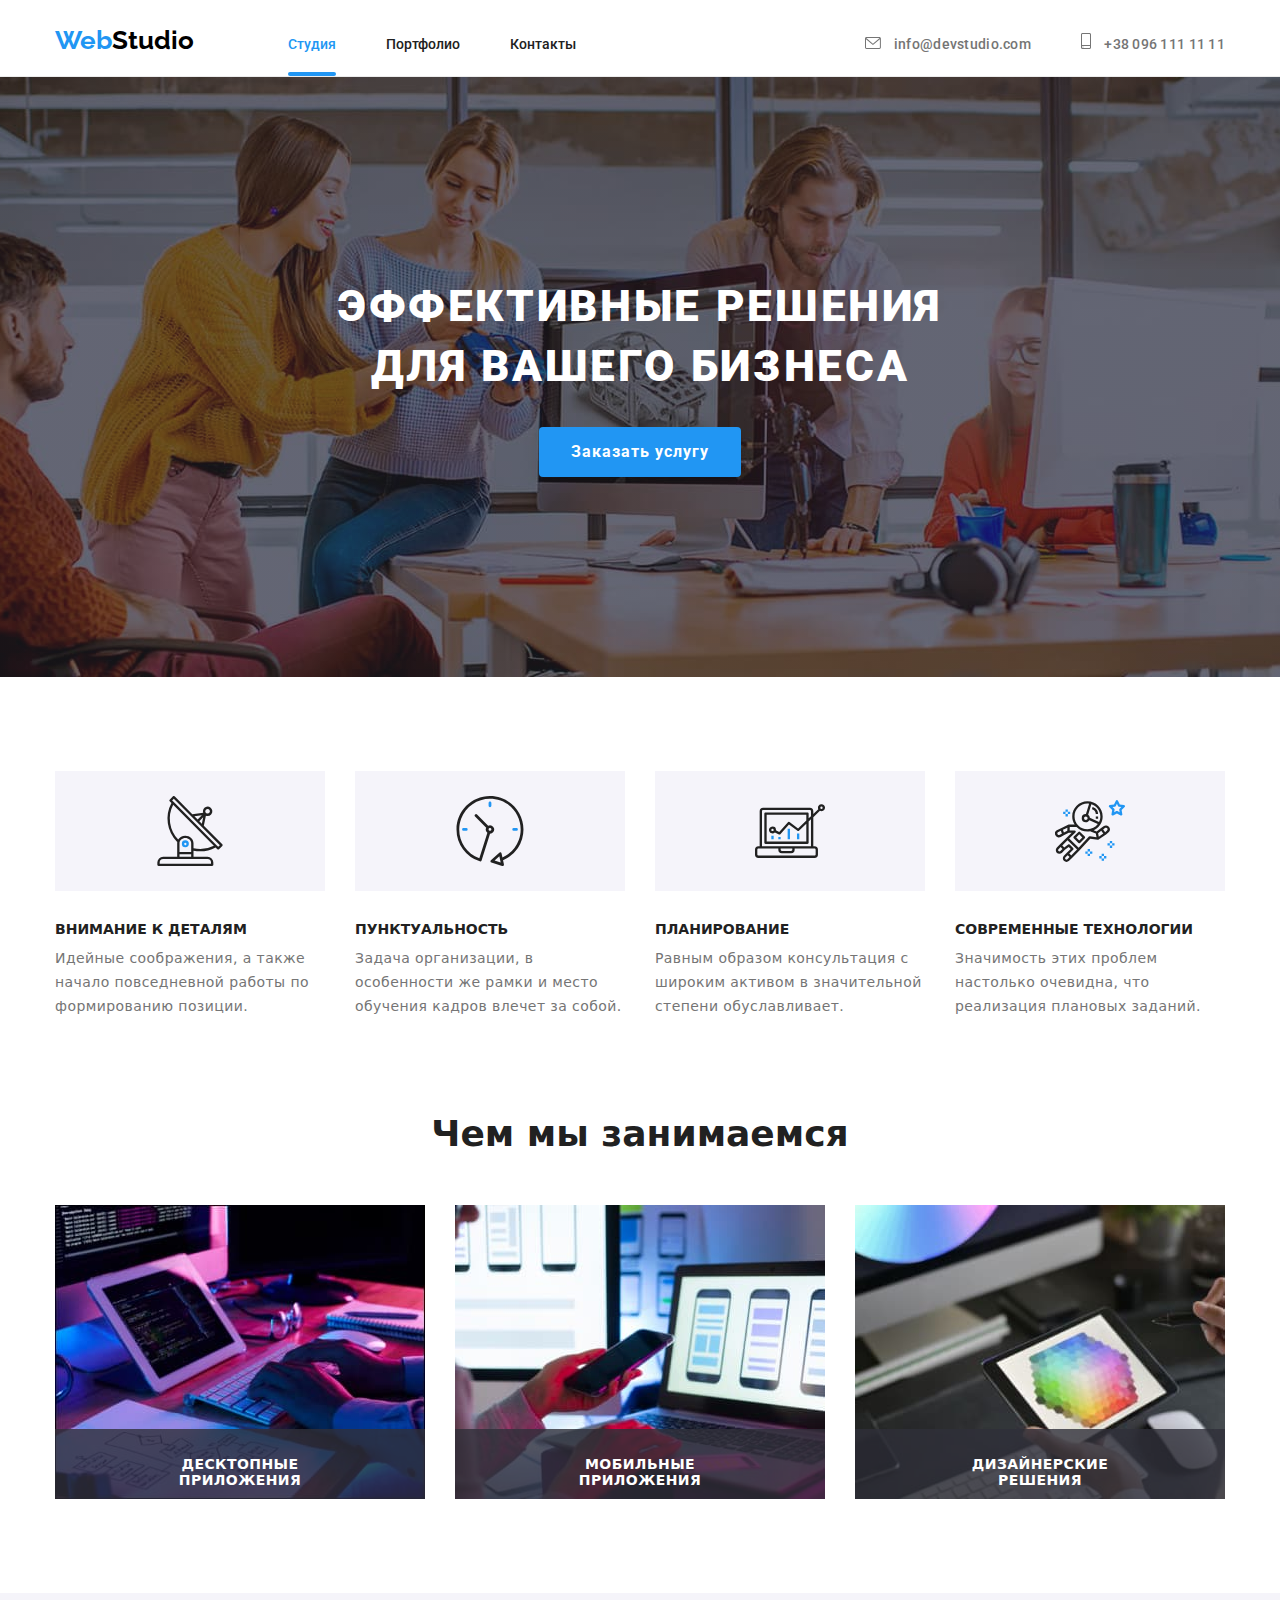
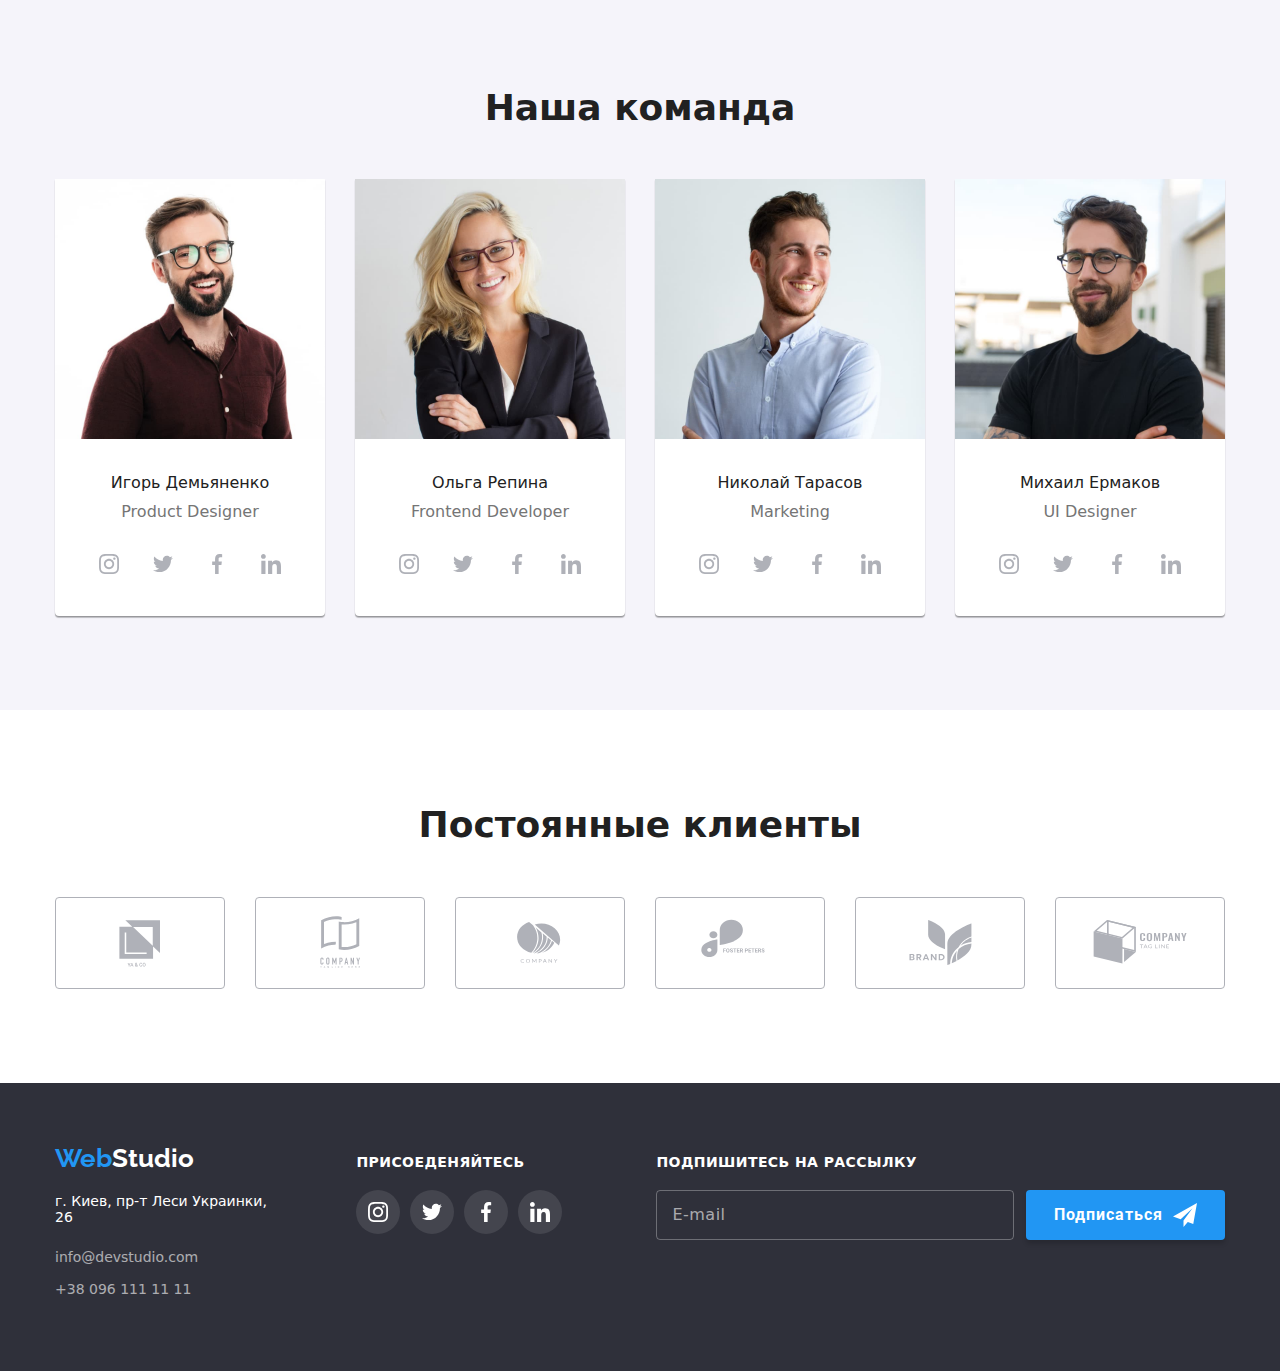
<file: index.html>
<!DOCTYPE html>
<html lang="ru">
  <head>
    <meta charset="UTF-8" />
    <meta http-equiv="X-UA-Compatible" content="IE=edge" />
    <meta name="viewport" content="width=device-width, initial-scale=1.0" />
    <link rel="preconnect" href="https://fonts.googleapis.com" />
    <link rel="preconnect" href="https://fonts.gstatic.com" crossorigin />

    <title>Студия</title>
    <link
      rel="stylesheet"
      href="https://cdnjs.cloudflare.com/ajax/libs/modern-normalize/1.1.0/modern-normalize.min.css"
    />
    <link
      href="https://fonts.googleapis.com/css2?family=Raleway:wght@700&family=Roboto:wght@400;500;700;900&display=swap"
      rel="stylesheet"
    />

    <link rel="stylesheet" href="./css/main.min.css" />
    <!-- <link rel="stylesheet" href="./styles.css" /> -->
  </head>
  <body>
    <!-- Шапка страницы -->
    <header class="header">
      <div class="container header__block">
        <a class="header-logo header-logo__text" href="WebSudio"
          ><span class="header-logo__text--web">Web</span
          ><span class="header-logo__text--studio">Studio</span>
        </a>
        <!-- Навигация на другие страницы -->
        <nav>
          <ul class="header-nav">
            <li class="header-nav__item">
              <a class="header-nav__title header-nav__title--current" href="./index.html">Студия</a>
            </li>
            <li class="header-nav__item">
              <a class="header-nav__title" href="./portfolio.html">Портфолио</a>
            </li>
            <li class="header-nav__item">
              <a class="header-nav__title" href="./contacts">Контакты</a>
            </li>
          </ul>
        </nav>
        <!--Контакты-->

        <a class="header-contacts header-contacts__mail" href="mailto:info@devstudio.com">
          <svg class="header-contacts__icon" width="16" height="12">
            <use href="images/svg/icons.svg#icon-envelope"></use>
          </svg>
          info@devstudio.com
        </a>
        <a class="header-contacts" href="tel:380961111111">
          <svg class="header-contacts__icon" width="10" height="16">
            <use href="images/svg/icons.svg#icon-smartphone"></use>
          </svg>
          +38 096 111 11 11</a
        >
      </div>
    </header>

    <!-- Уникальный контент страницы -->
    <main>
      <!--Секция заказа-->
      <section class="order">
        <div class="order order__overlay">
          <div class="container order__center">
            <h1 class="order__title">
              Эффективные решения <br />
              для вашего бизнеса
            </h1>
            <button class="btn order__btn" type="button" data-modal-open>Заказать услугу</button>
          </div>
        </div>
      </section>

      <!--Секция особенности-->
      <section class="section">
        <div class="container">
          <ul class="peculiarities">
            <li class="peculiarities__item icon-antenna">
              <h3 class="peculiarities__title">Внимание к деталям</h3>
              <p class="peculiarities__description">
                Идейные соображения, а также начало повседневной работы по формированию позиции.
              </p>
            </li>

            <li class="peculiarities__item icon-clock">
              <h3 class="peculiarities__title">Пунктуальность</h3>
              <p class="peculiarities__description">
                Задача организации, в особенности же рамки и место обучения кадров влечет за собой.
              </p>
            </li>

            <li class="peculiarities__item icon-diagram">
              <h3 class="peculiarities__title">Планирование</h3>
              <p class="peculiarities__description">
                Равным образом консультация с широким активом в значительной степени обуславливает.
              </p>
            </li>

            <li class="peculiarities__item icon-astronaut">
              <h3 class="peculiarities__title peculiarities__text">Современные технологии</h3>
              <p class="peculiarities__description">
                Значимость этих проблем настолько очевидна, что реализация плановых заданий.
              </p>
            </li>
          </ul>
        </div>
      </section>

      <!--Чем занимаемся-->
      <section class="section kind-work">
        <div class="container">
          <h2 class="kind-work__title">Чем мы занимаемся</h2>
          <ul class="kind-work__list">
            <li class="kind-work__item">
              <div class="kind-work__img">
                <img src="./images/img.jpg" alt="Кодинг" width="370" height="294" />
                <h3 class="kind-work__overlay">Десктопные приложения</h3>
              </div>
            </li>
            <li class="kind-work__item">
              <div class="kind-work__img">
                <img src="./images/box2.jpg" alt="Web Дизайн" width="370" height="294" />
                <h3 class="kind-work__overlay">Мобильные приложения</h3>
              </div>
            </li>
            <li class="kind-work__item">
              <div class="kind-work__img">
                <img src="./images/box3.jpg" alt="Графический Дизайн" width="370" height="294" />
                <h3 class="kind-work__overlay">Дизайнерские решения</h3>
              </div>
            </li>
          </ul>
        </div>
      </section>

      <!--Наша команда-->
      <section class="section our-team">
        <div class="container">
          <h2 class="our-team__title">Наша команда</h2>
          <ul class="team-cards">
            <li class="team-cards__item">
              <img
                src="./images/img1.jpg"
                alt="Игорь Демьяненко Product Designer"
                width="270"
                height="260"
              />

              <div class="team-description">
                <h3 class="team-description__names">Игорь Демьяненко</h3>

                <p class="team-description__position">Product Designer</p>
                <ul class="team-social-links">
                  <li class="team-social-links__item">
                    <a
                      class="team-social-links__link"
                      href=""
                      target="_blank"
                      rel="noopener noreferrer"
                    >
                      <svg class="team-social-links__icon" width="20" height="20">
                        <use href="images/svg/icons.svg#icon-instagram"></use>
                      </svg>
                    </a>
                  </li>
                  <li class="team-social-links__item">
                    <a
                      class="team-social-links__link"
                      href=""
                      target="_blank"
                      rel="noopener noreferrer"
                      ><svg class="team-social-links__icon" width="20" height="20">
                        <use href="images/svg/icons.svg#icon-twitter"></use>
                      </svg>
                    </a>
                  </li>
                  <li class="team-social-links__item">
                    <a
                      class="team-social-links__link"
                      href=""
                      target="_blank"
                      rel="noopener noreferrer"
                      ><svg class="team-social-links__icon" width="20" height="20">
                        <use href="images/svg/icons.svg#icon-facebook"></use>
                      </svg>
                    </a>
                  </li>

                  <li class="team-social-links__item">
                    <a
                      class="team-social-links__link"
                      href=""
                      target="_blank"
                      rel="noopener noreferrer"
                    >
                      <svg class="team-social-links__icon" width="20" height="20">
                        <use href="images/svg/icons.svg#icon-linkedin"></use>
                      </svg>
                    </a>
                  </li>
                </ul>
              </div>
            </li>

            <li class="team-cards__item">
              <img
                src="./images/img2.jpg"
                alt="Ольга Репина Frontend Developer"
                width="270"
                height="260"
              />

              <div class="team-description">
                <h3 class="team-description__names">Ольга Репина</h3>

                <p class="team-description__position">Frontend Developer</p>
                <ul class="team-social-links">
                  <li class="team-social-links__item">
                    <a
                      class="team-social-links__link"
                      href=""
                      target="_blank"
                      rel="noopener noreferrer"
                    >
                      <svg class="team-social-links__icon" width="20" height="20">
                        <use href="images/svg/icons.svg#icon-instagram"></use>
                      </svg>
                    </a>
                  </li>
                  <li class="team-social-links__item">
                    <a
                      class="team-social-links__link"
                      href=""
                      target="_blank"
                      rel="noopener noreferrer"
                      ><svg class="team-social-links__icon" width="20" height="20">
                        <use href="images/svg/icons.svg#icon-twitter"></use>
                      </svg>
                    </a>
                  </li>
                  <li class="team-social-links__item">
                    <a
                      class="team-social-links__link"
                      href=""
                      target="_blank"
                      rel="noopener noreferrer"
                      ><svg class="team-social-links__icon" width="20" height="20">
                        <use href="images/svg/icons.svg#icon-facebook"></use>
                      </svg>
                    </a>
                  </li>

                  <li class="team-social-links__item">
                    <a
                      class="team-social-links__link"
                      href=""
                      target="_blank"
                      rel="noopener noreferrer"
                    >
                      <svg class="team-social-links__icon" width="20" height="20">
                        <use href="images/svg/icons.svg#icon-linkedin"></use>
                      </svg>
                    </a>
                  </li>
                </ul>
              </div>
            </li>

            <li class="team-cards__item">
              <img
                src="./images/img3.jpg"
                alt="Николай Тарасов Marketing"
                width="270"
                height="260"
              />

              <div class="team-description">
                <h3 class="team-description__names">Николай Тарасов</h3>

                <p class="team-description__position">Marketing</p>
                <ul class="team-social-links">
                  <li class="team-social-links__item">
                    <a
                      class="team-social-links__link"
                      href=""
                      target="_blank"
                      rel="noopener noreferrer"
                    >
                      <svg class="team-social-links__icon" width="20" height="20">
                        <use href="images/svg/icons.svg#icon-instagram"></use>
                      </svg>
                    </a>
                  </li>
                  <li class="team-social-links__item">
                    <a
                      class="team-social-links__link"
                      href=""
                      target="_blank"
                      rel="noopener noreferrer"
                      ><svg class="team-social-links__icon" width="20" height="20">
                        <use href="images/svg/icons.svg#icon-twitter"></use>
                      </svg>
                    </a>
                  </li>
                  <li class="team-social-links__item">
                    <a
                      class="team-social-links__link"
                      href=""
                      target="_blank"
                      rel="noopener noreferrer"
                      ><svg class="team-social-links__icon" width="20" height="20">
                        <use href="images/svg/icons.svg#icon-facebook"></use>
                      </svg>
                    </a>
                  </li>

                  <li class="team-social-links__item">
                    <a
                      class="team-social-links__link"
                      href=""
                      target="_blank"
                      rel="noopener noreferrer"
                    >
                      <svg class="team-social-links__icon" width="20" height="20">
                        <use href="images/svg/icons.svg#icon-linkedin"></use>
                      </svg>
                    </a>
                  </li>
                </ul>
              </div>
            </li>

            <li class="team-cards__item">
              <img
                src="./images/img4.jpg"
                alt="Михаил Ермаков UI Designer"
                width="270"
                height="260"
              />

              <div class="team-description">
                <h3 class="team-description__names">Михаил Ермаков</h3>

                <p class="team-description__position">UI Designer</p>
                <ul class="team-social-links">
                  <li class="team-social-links__item">
                    <a
                      class="team-social-links__link"
                      href=""
                      target="_blank"
                      rel="noopener noreferrer"
                    >
                      <svg class="team-social-links__icon" width="20" height="20">
                        <use href="images/svg/icons.svg#icon-instagram"></use>
                      </svg>
                    </a>
                  </li>
                  <li class="team-social-links__item">
                    <a
                      class="team-social-links__link"
                      href=""
                      target="_blank"
                      rel="noopener noreferrer"
                      ><svg class="team-social-links__icon" width="20" height="20">
                        <use href="images/svg/icons.svg#icon-twitter"></use>
                      </svg>
                    </a>
                  </li>
                  <li class="team-social-links__item">
                    <a
                      class="team-social-links__link"
                      href=""
                      target="_blank"
                      rel="noopener noreferrer"
                      ><svg class="team-social-links__icon" width="20" height="20">
                        <use href="images/svg/icons.svg#icon-facebook"></use>
                      </svg>
                    </a>
                  </li>

                  <li class="team-social-links__item">
                    <a
                      class="team-social-links__link"
                      href=""
                      target="_blank"
                      rel="noopener noreferrer"
                    >
                      <svg class="team-social-links__icon" width="20" height="20">
                        <use href="images/svg/icons.svg#icon-linkedin"></use>
                      </svg>
                    </a>
                  </li>
                </ul>
              </div>
            </li>
          </ul>
        </div>
      </section>

      <!-- Постоянные клиенты -->

      <section class="section customers">
        <div class="container">
          <h2 class="customers__title">Постоянные клиенты</h2>
          <ul class="customers__sprite">
            <li class="customers__list">
              <a href="" class="customers__link" target="_blank" rel="noopener noreferrer">
                <svg class="customers__item" width="170" height="92">
                  <use href="images/svg/icons.svg#icon-Client-1"></use>
                </svg>
              </a>
            </li>
            <li class="customers__list">
              <a href="" class="customers__link" target="_blank" rel="noopener noreferrer">
                <svg class="customers__item" width="170" height="92">
                  <use href="images/svg/icons.svg#icon-Client-2"></use>
                </svg>
              </a>
            </li>
            <li class="customers__list">
              <a href="" class="customers__link" target="_blank" rel="noopener noreferrer">
                <svg class="customers__item" width="170" height="92">
                  <use href="images/svg/icons.svg#icon-Client-3"></use>
                </svg>
              </a>
            </li>
            <li class="customers__list">
              <a href="" class="customers__link" target="_blank" rel="noopener noreferrer">
                <svg class="customers__item" width="170" height="92">
                  <use href="images/svg/icons.svg#icon-Client-4"></use>
                </svg>
              </a>
            </li>
            <li class="customers__list">
              <a href="" class="customers__link" target="_blank" rel="noopener noreferrer">
                <svg class="customers__item" width="170" height="92">
                  <use href="images/svg/icons.svg#icon-Client-5"></use>
                </svg>
              </a>
            </li>
            <li class="customers__list">
              <a href="" class="customers__link" target="_blank" rel="noopener noreferrer">
                <svg class="customers__item" width="170" height="92">
                  <use href="images/svg/icons.svg#icon-Client-6"></use>
                </svg>
              </a>
            </li>
          </ul>
        </div>
      </section>
    </main>

    <!-- Подвал страницы -->
    <footer class="page-footer">
      <div class="container footer">
        <div>
          <a class="footer-logo footer-logo__text" href="WebSudio"
            ><span class="footer-logo__text--web">Web</span
            ><span class="footer-logo__text--studio">Studio</span>
          </a>

          <address class="footer-address">
            <a
              class="footer-address__links"
              href="https://www.google.com.ua/maps/place/%D0%B1%D1%83%D0%BB.+%D0%9B%D0%B5%D1%81%D0%B8+%D0%A3%D0%BA%D1%80%D0%B0%D0%B8%D0%BD%D0%BA%D0%B8,+26,+%D0%9A%D0%B8%D0%B5%D0%B2,+02000/@50.4265841,30.5361971,17z/data=!3m1!4b1!4m5!3m4!1s0x40d4cf0e033ecbe9:0x57a4dffefec77da0!8m2!3d50.4265807!4d30.5383858?hl=ru"
              target="_blank"
              rel="noopener noreferrer"
              >г. Киев, пр-т Леси Украинки, 26</a
            >
            <a class="footer-address__contacts" href="mailto:info@devstudio.com"
              >info@devstudio.com</a
            >
            <a class="footer-address__contacts" href="tel:380961111111">+38 096 111 11 11</a>
          </address>
        </div>
        <div class="footer-social-links">
          <h3 class="footer-social-links__text">Присоеденяйтесь</h3>
          <ul class="footer-social-links__sprite">
            <li class="footer-social-links__list">
              <a
                class="footer-social-links__item"
                href=""
                target="_blank"
                rel="noopener noreferrer"
              >
                <svg class="footer-social-links__icon" width="20" height="20">
                  <use href="images/svg/icons.svg#icon-instagram"></use>
                </svg>
              </a>
            </li>
            <li class="footer-social-links__list">
              <a
                class="footer-social-links__item"
                href=""
                target="_blank"
                rel="noopener noreferrer"
              >
                <svg class="footer-social-links__icon" width="20" height="20">
                  <use href="images/svg/icons.svg#icon-twitter"></use>
                </svg>
              </a>
            </li>
            <li class="footer-social-links__list">
              <a
                class="footer-social-links__item"
                href=""
                target="_blank"
                rel="noopener noreferrer"
              >
                <svg class="footer-social-links__icon" width="20" height="20">
                  <use href="images/svg/icons.svg#icon-facebook"></use>
                </svg>
              </a>
            </li>
            <li class="footer-social-links__list">
              <a
                class="footer-social-links__item"
                href=""
                target="_blank"
                rel="noopener noreferrer"
              >
                <svg class="footer-social-links__icon" width="20" height="20">
                  <use href="images/svg/icons.svg#icon-linkedin"></use>
                </svg>
              </a>
            </li>
          </ul>
        </div>
        <form class="footer-subscription">
          <h3 class="footer-subscription__text">Подпишитесь на рассылку</h3>
          <div class="footer-subscription__elements">
            <input
              class="footer-subscription__input"
              type="email"
              name="email"
              placeholder="E-mail"
              autocomplete="off"
            />
            <button class="btn footer-subscription__btn" type="submit">
              Подписаться
              <svg class="footer-subscription__send-icon" width="24" height="24">
                <use href="images/svg/icons.svg#icon-send"></use>
              </svg>
            </button>
          </div>
        </form>
      </div>
    </footer>

    <!-- MODAL -->
    <div class="backdrop backdrop--is-hidden" data-modal>
      <div class="modal">
        <svg class="modal__ellipse" width="30" height="30">
          <use href="images/svg/icons.svg#icon-Ellipse"></use>
        </svg>
        <svg data-modal-close class="modal__close-btn" width="18" height="18">
          <use href="images/svg/icons.svg#icon-close"></use>
        </svg>

        <form class="modal__input-container">
          <h3 class="modal__text">Оставьте свои данные, мы вам перезвоним</h3>

          <label class="modal__svg-name">
            <input class="modal__input" type="text" name="modal-name" />
            <svg class="modal__input-icon" width="12" height="12">
              <use href="images/svg/icons.svg#icon-name"></use>
            </svg>
            <span class="modal__label"> Имя </span>
          </label>
          <label class="modal__svg-name">
            <input class="modal__input" type="tel" name="modal-telephone" id="modal-telephone" />
            <svg class="modal__input-icon" width="12" height="12">
              <use href="images/svg/icons.svg#icon-tel"></use>
            </svg>
            <span class="modal__label">Телефон</span>
          </label>

          <label class="modal__svg-name">
            <input class="modal__input" type="email" name="modal-email" id="modal-email" />
            <svg class="modal__input-icon" width="12" height="12">
              <use href="images/svg/icons.svg#icon-email"></use>
            </svg>
            <span class="modal__label">Почта</span>
          </label>

          <label class="modal__svg-name">
            <textarea
              class="modal__feedback"
              name="modal-feedback"
              cols="30"
              rows="10"
              placeholder="Введите текст"
            ></textarea>
            <span class="modal__label">Коментарий</span>
          </label>

          <div class="modal__checkbox-container">
            <div class="modal__input-svg">
              <input
                class="modal__checkbox"
                type="checkbox"
                name="modal-checkbox"
                id="modal-checkbox"
              />
              <svg class="modal__checkbox-svg" width="11" height="8">
                <use href="images/svg/icons.svg#icon-checkbox"></use>
              </svg>
            </div>
            <label class="modal__label-checkbox" for="modal-checkbox">
              Соглашаюсь с рассылкой и принимаю
              <a href="" class="modal__contract">Условия договора </a>
            </label>
          </div>
          <div class="modal__btn-center">
            <button class="modal__submit btn" type="submit">Отправить</button>
          </div>
        </form>
      </div>
    </div>
    <script src="./js/modal.js"></script>
  </body>
</html>
</file>
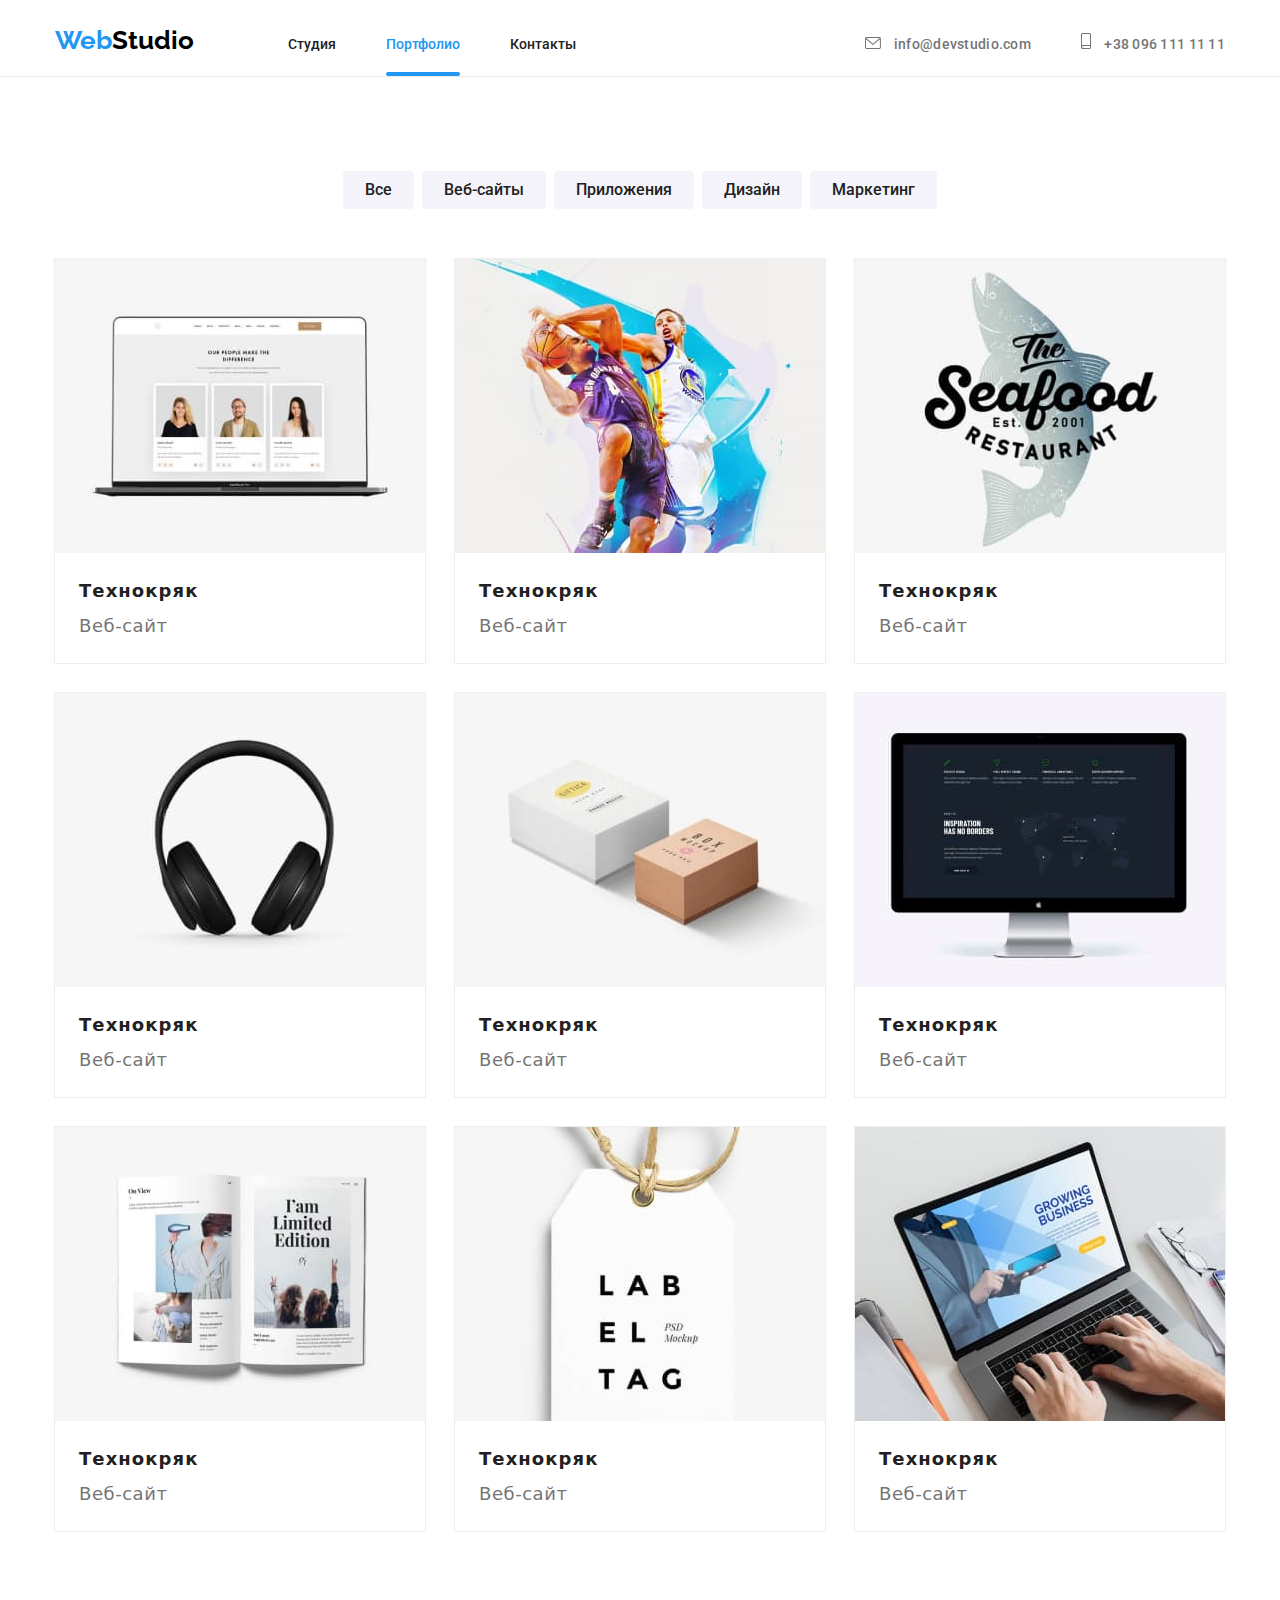
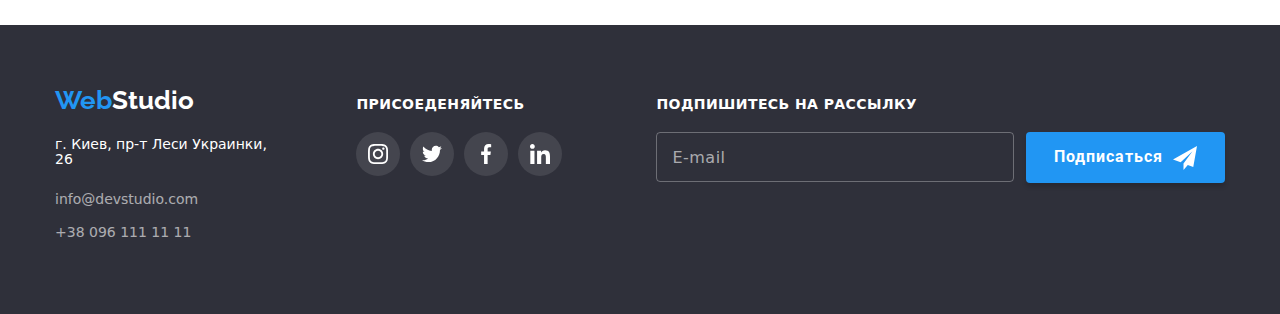
<file: portfolio.html>
<!DOCTYPE html>
<html lang="ru">
  <head>
    <meta charset="UTF-8" />
    <meta http-equiv="X-UA-Compatible" content="IE=edge" />
    <meta name="viewport" content="width=device-width, initial-scale=1.0" />
    <link rel="preconnect" href="https://fonts.googleapis.com" />
    <link rel="preconnect" href="https://fonts.gstatic.com" crossorigin />

    <title>Портфолио</title>
    <link
      rel="stylesheet"
      href="https://cdnjs.cloudflare.com/ajax/libs/modern-normalize/1.1.0/modern-normalize.min.css"
    />
    <link
      href="https://fonts.googleapis.com/css2?family=Raleway:wght@700&family=Roboto:wght@400;500;700;900&display=swap"
      rel="stylesheet"
    />
    <link rel="stylesheet" href="./css/portfolio.min.css" />
  </head>
  <body>
    <!-- Шапка страницы -->
    <header class="header">
      <div class="container header__block">
        <a class="header-logo header-logo__text" href="WebSudio"
          ><span class="header-logo__text--web">Web</span
          ><span class="header-logo__text--studio">Studio</span>
        </a>
        <!-- Навигация на другие страницы -->
        <nav>
          <ul class="header-nav">
            <li class="header-nav__item">
              <a class="header-nav__title" href="./index.html">Студия</a>
            </li>
            <li class="header-nav__item">
              <a class="header-nav__title header-nav__title--current" href="./portfolio.html"
                >Портфолио</a
              >
            </li>
            <li class="header-nav__item">
              <a class="header-nav__title" href="./contacts">Контакты</a>
            </li>
          </ul>
        </nav>
        <!--Контакты-->

        <a class="header-contacts header-contacts__mail" href="mailto:info@devstudio.com">
          <svg class="header-contacts__icon" width="16" height="12">
            <use href="images/svg/icons.svg#icon-envelope"></use>
          </svg>
          info@devstudio.com
        </a>
        <a class="header-contacts" href="tel:380961111111">
          <svg class="header-contacts__icon" width="10" height="16">
            <use href="images/svg/icons.svg#icon-smartphone"></use>
          </svg>
          +38 096 111 11 11</a
        >
      </div>
    </header>
    <!-- Уникальный контент страницы -->
    <main>
      <!--Секция кнопок и проэктов-->
      <section class="section">
        <div class="container">
          <ul class="projects">
            <li class="project__item">
              <button class="projects__btn" type="button">Все</button>
            </li>
            <li class="project__item">
              <button class="projects__btn" type="button">Веб-сайты</button>
            </li>
            <li class="project__item">
              <button class="projects__btn" type="button">Приложения</button>
            </li>
            <li class="project__item">
              <button class="projects__btn" type="button">Дизайн</button>
            </li>
            <li class="project__item">
              <button class="projects__btn" type="button">Маркетинг</button>
            </li>
          </ul>
        </div>
        <div class="container">
          <ul class="projects__cards">
            <li class="projects__cards-item">
              <a href="">
                <div class="projects__cards-thumb">
                  <img src="./images/img-portfolio-1.jpg" alt="Веб-сайк" width="370" height="294" />
                  <p class="projects__cards-text">
                    Технокряк это современная площадка распространения коронавируса. Компании
                    используют эту платформу для цифрового шпионажа и атак на защищённые сервера
                    конкурентов
                  </p>
                </div>

                <div class="projects__container">
                  <h3 class="projects__title">Технокряк</h3>
                  <p class="projects__description">Веб-сайт</p>
                </div>
              </a>
            </li>
            <li class="projects__cards-item">
              <a href="">
                <div class="projects__cards-thumb">
                  <img src="./images/img-portfolio-2.jpg" alt="Веб-сайк" width="370" height="294" />
                  <p class="projects__cards-text">
                    Технокряк это современная площадка распространения коронавируса. Компании
                    используют эту платформу для цифрового шпионажа и атак на защищённые сервера
                    конкурентов
                  </p>
                </div>

                <div class="projects__container">
                  <h3 class="projects__title">Технокряк</h3>
                  <p class="projects__description">Веб-сайт</p>
                </div>
              </a>
            </li>
            <li class="projects__cards-item">
              <a href="">
                <div class="projects__cards-thumb">
                  <img src="./images/img-portfolio-3.jpg" alt="Веб-сайк" width="370" height="294" />
                  <p class="projects__cards-text">
                    Технокряк это современная площадка распространения коронавируса. Компании
                    используют эту платформу для цифрового шпионажа и атак на защищённые сервера
                    конкурентов
                  </p>
                </div>

                <div class="projects__container">
                  <h3 class="projects__title">Технокряк</h3>
                  <p class="projects__description">Веб-сайт</p>
                </div>
              </a>
            </li>
            <li class="projects__cards-item">
              <a href="">
                <div class="projects__cards-thumb">
                  <img src="./images/img-portfolio-4.jpg" alt="Веб-сайк" width="370" height="294" />
                  <p class="projects__cards-text">
                    Технокряк это современная площадка распространения коронавируса. Компании
                    используют эту платформу для цифрового шпионажа и атак на защищённые сервера
                    конкурентов
                  </p>
                </div>

                <div class="projects__container">
                  <h3 class="projects__title">Технокряк</h3>
                  <p class="projects__description">Веб-сайт</p>
                </div>
              </a>
            </li>
            <li class="projects__cards-item">
              <a href="">
                <div class="projects__cards-thumb">
                  <img src="./images/img-portfolio-5.jpg" alt="Веб-сайк" width="370" height="294" />
                  <p class="projects__cards-text">
                    Технокряк это современная площадка распространения коронавируса. Компании
                    используют эту платформу для цифрового шпионажа и атак на защищённые сервера
                    конкурентов
                  </p>
                </div>

                <div class="projects__container">
                  <h3 class="projects__title">Технокряк</h3>
                  <p class="projects__description">Веб-сайт</p>
                </div>
              </a>
            </li>
            <li class="projects__cards-item">
              <a href="">
                <div class="projects__cards-thumb">
                  <img src="./images/img-portfolio-6.jpg" alt="Веб-сайк" width="370" height="294" />
                  <p class="projects__cards-text">
                    Технокряк это современная площадка распространения коронавируса. Компании
                    используют эту платформу для цифрового шпионажа и атак на защищённые сервера
                    конкурентов
                  </p>
                </div>

                <div class="projects__container">
                  <h3 class="projects__title">Технокряк</h3>
                  <p class="projects__description">Веб-сайт</p>
                </div>
              </a>
            </li>
            <li class="projects__cards-item">
              <a href="">
                <div class="projects__cards-thumb">
                  <img src="./images/img-portfolio-7.jpg" alt="Веб-сайк" width="370" height="294" />
                  <p class="projects__cards-text">
                    Технокряк это современная площадка распространения коронавируса. Компании
                    используют эту платформу для цифрового шпионажа и атак на защищённые сервера
                    конкурентов
                  </p>
                </div>

                <div class="projects__container">
                  <h3 class="projects__title">Технокряк</h3>
                  <p class="projects__description">Веб-сайт</p>
                </div>
              </a>
            </li>
            <li class="projects__cards-item">
              <a href="">
                <div class="projects__cards-thumb">
                  <img src="./images/img-portfolio-8.jpg" alt="Веб-сайк" width="370" height="294" />
                  <p class="projects__cards-text">
                    Технокряк это современная площадка распространения коронавируса. Компании
                    используют эту платформу для цифрового шпионажа и атак на защищённые сервера
                    конкурентов
                  </p>
                </div>

                <div class="projects__container">
                  <h3 class="projects__title">Технокряк</h3>
                  <p class="projects__description">Веб-сайт</p>
                </div>
              </a>
            </li>
            <li class="projects__cards-item">
              <a href="">
                <div class="projects__cards-thumb">
                  <img src="./images/img-portfolio-9.jpg" alt="Веб-сайк" width="370" height="294" />
                  <p class="projects__cards-text">
                    Технокряк это современная площадка распространения коронавируса. Компании
                    используют эту платформу для цифрового шпионажа и атак на защищённые сервера
                    конкурентов
                  </p>
                </div>

                <div class="projects__container">
                  <h3 class="projects__title">Технокряк</h3>
                  <p class="projects__description">Веб-сайт</p>
                </div>
              </a>
            </li>
          </ul>
        </div>
      </section>
    </main>

    <!-- Подвал страницы -->
    <footer class="page-footer">
      <div class="container footer">
        <div>
          <a class="footer-logo footer-logo__text" href="WebSudio"
            ><span class="footer-logo__text--web">Web</span
            ><span class="footer-logo__text--studio">Studio</span>
          </a>

          <address class="footer-address">
            <a
              class="footer-address__links"
              href="https://www.google.com.ua/maps/place/%D0%B1%D1%83%D0%BB.+%D0%9B%D0%B5%D1%81%D0%B8+%D0%A3%D0%BA%D1%80%D0%B0%D0%B8%D0%BD%D0%BA%D0%B8,+26,+%D0%9A%D0%B8%D0%B5%D0%B2,+02000/@50.4265841,30.5361971,17z/data=!3m1!4b1!4m5!3m4!1s0x40d4cf0e033ecbe9:0x57a4dffefec77da0!8m2!3d50.4265807!4d30.5383858?hl=ru"
              target="_blank"
              rel="noopener noreferrer"
              >г. Киев, пр-т Леси Украинки, 26</a
            >
            <a class="footer-address__contacts" href="mailto:info@devstudio.com"
              >info@devstudio.com</a
            >
            <a class="footer-address__contacts" href="tel:380961111111">+38 096 111 11 11</a>
          </address>
        </div>
        <div class="footer-social-links">
          <h3 class="footer-social-links__text">Присоеденяйтесь</h3>
          <ul class="footer-social-links__sprite">
            <li class="footer-social-links__list">
              <a
                class="footer-social-links__item"
                href=""
                target="_blank"
                rel="noopener noreferrer"
              >
                <svg class="footer-social-links__icon" width="20" height="20">
                  <use href="images/svg/icons.svg#icon-instagram"></use>
                </svg>
              </a>
            </li>
            <li class="footer-social-links__list">
              <a
                class="footer-social-links__item"
                href=""
                target="_blank"
                rel="noopener noreferrer"
              >
                <svg class="footer-social-links__icon" width="20" height="20">
                  <use href="images/svg/icons.svg#icon-twitter"></use>
                </svg>
              </a>
            </li>
            <li class="footer-social-links__list">
              <a
                class="footer-social-links__item"
                href=""
                target="_blank"
                rel="noopener noreferrer"
              >
                <svg class="footer-social-links__icon" width="20" height="20">
                  <use href="images/svg/icons.svg#icon-facebook"></use>
                </svg>
              </a>
            </li>
            <li class="footer-social-links__list">
              <a
                class="footer-social-links__item"
                href=""
                target="_blank"
                rel="noopener noreferrer"
              >
                <svg class="footer-social-links__icon" width="20" height="20">
                  <use href="images/svg/icons.svg#icon-linkedin"></use>
                </svg>
              </a>
            </li>
          </ul>
        </div>
        <form class="footer-subscription">
          <h3 class="footer-subscription__text">Подпишитесь на рассылку</h3>
          <div class="footer-subscription__elements">
            <input
              class="footer-subscription__input"
              type="email"
              name="email"
              placeholder="E-mail"
              autocomplete="off"
            />
            <button class="btn footer-subscription__btn" type="submit">
              Подписаться
              <svg class="footer-subscription__send-icon" width="24" height="24">
                <use href="images/svg/icons.svg#icon-send"></use>
              </svg>
            </button>
          </div>
        </form>
      </div>
    </footer>
  </body>
</html>
</file>
<file: css/main.min.css>
h1,h2,h3,p,ul,button,li{margin:0;padding:0}ul{list-style:none}a{text-decoration:none}input:hover,input:focus,textarea:focus,textarea:hover{outline:none}textarea{resize:none}body{color:#212121}img{display:block}a:hover,a:focus{color:#2196f3}input:hover,input:focus,textarea:focus,textarea:hover{border:1px solid #2196f3}.btn{cursor:pointer;background:#2196f3;-webkit-box-shadow:0px 4px 4px rgba(0,0,0,0.15);box-shadow:0px 4px 4px rgba(0,0,0,0.15);border-radius:4px;border:none;font-family:Roboto;font-weight:700;font-size:16px;line-height:1.9;letter-spacing:0.06em;color:#fff}.container{width:1200px;margin-left:auto;margin-right:auto;padding:0 15px}.section{padding:94px 0}.header{border-bottom:1px solid #ececec;padding-top:5px}.header__block{display:-webkit-box;display:-ms-flexbox;display:flex;-webkit-box-align:baseline;-ms-flex-align:baseline;align-items:baseline}.header-logo{margin-right:94px;padding:20px 0}.header-logo__text{font-weight:700;font-size:26px;line-height:1.2;font-family:Raleway}.header-logo__text--web{color:#2196f3}.header-logo__text--studio{color:#000}.header-nav{display:-webkit-box;display:-ms-flexbox;display:flex}.header-nav__item{margin-right:50px}.header-nav__item:last-child{margin-right:0}.header-nav__title{display:block;padding:20px 0;font-family:Roboto;font-weight:500;font-size:14px;line-height:1.14;color:#212121;-webkit-transition:color 250ms cubic-bezier(0.4, 0, 0.2, 1);transition:color 250ms cubic-bezier(0.4, 0, 0.2, 1)}.header-nav__title--current{position:relative;color:#2196f3}.header-nav__title--current::after{position:absolute;left:0;bottom:-3px;content:'';display:block;width:100%;height:4px;background:#2196f3;border-radius:2px}.header-contacts{padding:20px 0;color:#757575;-webkit-transition:color 250ms cubic-bezier(0.4, 0, 0.2, 1);transition:color 250ms cubic-bezier(0.4, 0, 0.2, 1);font-family:Roboto;font-weight:500;font-size:14px;line-height:1.14;font-style:normal;letter-spacing:0.02em}.header-contacts__mail{margin-left:auto;margin-right:50px}.header-contacts__icon{fill:currentColor;margin-right:10px}.order{position:relative;height:600px;max-width:1600px;margin-right:auto;margin-left:auto}.order__overlay{background-color:#2f303a;background-image:-webkit-gradient(linear, left top, right top, from(rgba(47,48,58,0.4)), to(rgba(47,48,58,0.4))),url(../images/backgound.jpg);background-image:linear-gradient(to right, rgba(47,48,58,0.4), rgba(47,48,58,0.4)),url(../images/backgound.jpg);background-repeat:no-repeat;background-position:center;background-size:cover}.order__center{padding:200px 0;text-align:center}.order__title{font-family:Roboto;font-weight:900;font-size:44px;line-height:1.36;text-transform:uppercase;margin-bottom:30px;color:#fff;letter-spacing:0.06em}.order__btn{padding:10px 32px}.icon-antenna::before{background-image:url(../images/svg/antenna.svg)}.icon-clock::before{background-image:url(../images/svg/clock.svg)}.icon-diagram::before{background-image:url(../images/svg/diagram.svg)}.icon-astronaut::before{background-image:url(../images/svg/astronaut.svg)}.peculiarities{display:-webkit-box;display:-ms-flexbox;display:flex;-webkit-box-pack:center;-ms-flex-pack:center;justify-content:center}.peculiarities__item{margin-right:30px;width:270px}.peculiarities__item:last-child{margin-right:0}.peculiarities__item::before{display:block;content:'';margin-bottom:30px;height:120px;background-color:#f5f4fa;background-repeat:no-repeat;background-position:center}.peculiarities__title{margin-bottom:10px;color:#212121;text-transform:uppercase;font-weight:700;font-size:14px;line-height:1.15}.peculiarities__description{text-align:left;font-size:14px;line-height:1.7;color:#757575;letter-spacing:0.03em}.kind-work{padding-top:0}.kind-work__title{text-align:center;margin-bottom:50px;font-weight:700;font-size:36px;line-height:1.17;color:#212121}.kind-work__list{display:-webkit-box;display:-ms-flexbox;display:flex;-webkit-box-pack:center;-ms-flex-pack:center;justify-content:center}.kind-work__item{margin-right:30px}.kind-work__item:last-child{margin-right:0}.kind-work__img{position:relative}.kind-work__overlay{position:absolute;left:50%;-webkit-transform:translate(-50%, -100%);transform:translate(-50%, -100%);color:#fff;text-transform:uppercase;text-align:center;letter-spacing:0.03em;padding:27px 75px;width:100%;height:70px;background-color:rgba(47,48,58,0.8);font-weight:700;font-size:14px;line-height:1.15}.our-team{background:#f5f4fa}.our-team__title{text-align:center;margin-bottom:50px;font-weight:700;font-size:36px;line-height:1.17;color:var(--main-color)}.team-cards{display:-webkit-box;display:-ms-flexbox;display:flex;-webkit-box-pack:center;-ms-flex-pack:center;justify-content:center}.team-cards__item:last-child{margin-right:0}.team-cards__item{background-color:#fff;-webkit-box-shadow:0px 1px 1px rgba(0,0,0,0.12),0px 1px 1px rgba(0,0,0,0.14),0px 2px 1px rgba(0,0,0,0.2);box-shadow:0px 1px 1px rgba(0,0,0,0.12),0px 1px 1px rgba(0,0,0,0.14),0px 2px 1px rgba(0,0,0,0.2);border-radius:0px 0px 4px 4px;margin-right:30px}.team-description{padding:30px 0}.team-description .team-description__names,.team-description .team-description__position{text-align:center;font-weight:500;font-size:16px;line-height:1.8}.team-description__names{color:#212121}.team-description__position{color:#757575}.team-social-links{display:-webkit-box;display:-ms-flexbox;display:flex;-webkit-box-pack:center;-ms-flex-pack:center;justify-content:center;margin-top:16px}.team-social-links__link{display:-webkit-box;display:-ms-flexbox;display:flex;-webkit-box-pack:center;-ms-flex-pack:center;justify-content:center;-webkit-box-align:center;-ms-flex-align:center;align-items:center;height:44px;width:44px;border-radius:50%;color:#afb1b8;-webkit-transition:color 250ms cubic-bezier(0.4, 0, 0.2, 1),background-color 250ms cubic-bezier(0.4, 0, 0.2, 1);transition:color 250ms cubic-bezier(0.4, 0, 0.2, 1),background-color 250ms cubic-bezier(0.4, 0, 0.2, 1)}.team-social-links__item{margin-right:10px}.team-social-links__item:last-child{margin-right:0}.team-social-links__icon{fill:currentColor}.team-social-links__link:hover,.team-social-links__link:focus{color:#fff;background-color:#2196f3}.customers__sprite{display:-webkit-box;display:-ms-flexbox;display:flex;-webkit-box-pack:center;-ms-flex-pack:center;justify-content:center}.customers__link{display:-webkit-box;display:-ms-flexbox;display:flex;-webkit-box-pack:center;-ms-flex-pack:center;justify-content:center;-webkit-box-align:center;-ms-flex-align:center;align-items:center;height:92px;width:170px;color:#afb1b8;border:1px solid #afb1b8;border-radius:4px;-webkit-transition:color 250ms cubic-bezier(0.4, 0, 0.2, 1),border 250ms cubic-bezier(0.4, 0, 0.2, 1);transition:color 250ms cubic-bezier(0.4, 0, 0.2, 1),border 250ms cubic-bezier(0.4, 0, 0.2, 1)}.customers__list:last-child{margin-right:0}.customers__item{fill:currentColor}.customers__link:hover,.customers__link:focus{border:1px solid #2196f3}.customers__list{margin-right:30px}.customers__title{text-align:center;margin-bottom:50px;font-weight:700;font-size:36px;line-height:1.17;color:#212121}.page-footer{background:#2f303a;padding:60px 0}.footer{display:-webkit-box;display:-ms-flexbox;display:flex;-webkit-box-align:baseline;-ms-flex-align:baseline;align-items:baseline}.footer-address{display:-webkit-box;display:-ms-flexbox;display:flex;-webkit-box-orient:vertical;-webkit-box-direction:normal;-ms-flex-direction:column;flex-direction:column;font-weight:400;font-size:14px;line-height:1.7;font-style:normal}.footer-address__links{font-style:normal;font-size:14px;line-height:1.14;color:#fff;margin-bottom:20px;-webkit-transition:color 250ms cubic-bezier(0.4, 0, 0.2, 1);transition:color 250ms cubic-bezier(0.4, 0, 0.2, 1)}.footer-address__contacts{color:#fff;opacity:0.6;margin-bottom:9px;-webkit-transition:color 250ms cubic-bezier(0.4, 0, 0.2, 1);transition:color 250ms cubic-bezier(0.4, 0, 0.2, 1)}.footer-logo{display:inline-block;font-family:Raleway;margin-bottom:20px}.footer-logo__text{font-weight:700;font-size:26px;line-height:1.2;font-family:Raleway}.footer-logo__text--web{color:#2196f3}.footer-logo__text--studio{color:#fff}.footer-social-links{margin-left:70px}.footer-social-links__text{font-weight:700;font-size:14px;line-height:1.15;letter-spacing:0.03em;text-transform:uppercase;color:#fff;margin-bottom:20px}.footer-social-links__sprite{display:-webkit-box;display:-ms-flexbox;display:flex;-webkit-box-align:start;-ms-flex-align:start;align-items:flex-start}.footer-social-links__list{margin-right:10px}.footer-social-links__list:last-child{margin-right:0}.footer-social-links__icon{fill:currentColor}.footer-social-links__item{display:-webkit-box;display:-ms-flexbox;display:flex;-webkit-box-pack:center;-ms-flex-pack:center;justify-content:center;-webkit-box-align:center;-ms-flex-align:center;align-items:center;height:44px;width:44px;border-radius:50%;color:#fff;background-color:rgba(255,255,255,0.1);-webkit-transition:background-color 250ms cubic-bezier(0.4, 0, 0.2, 1);transition:background-color 250ms cubic-bezier(0.4, 0, 0.2, 1)}.footer-social-links__item:hover,.footer-social-links__item:focus{background-color:#2196f3;color:#fff}.footer-subscription{margin-left:94px}.footer-subscription__text{font-weight:700;font-size:14px;line-height:1.15;letter-spacing:0.03em;text-transform:uppercase;color:#fff;margin-bottom:20px}.footer-subscription__btn{display:-webkit-box;display:-ms-flexbox;display:flex;-webkit-box-pack:center;-ms-flex-pack:center;justify-content:center;-webkit-box-align:center;-ms-flex-align:center;align-items:center;padding:10px 28px;margin-left:12px}.footer-subscription__input{padding:15px;width:358px;height:50px;border:1px solid rgba(255,255,255,0.3);border-radius:4px;background:none;color:#fff;-webkit-transition:border 250ms cubic-bezier(0.4, 0, 0.2, 1);transition:border 250ms cubic-bezier(0.4, 0, 0.2, 1)}.footer-subscription__input::-webkit-input-placeholder{font-size:16px;line-height:1.25;letter-spacing:0.03em;color:rgba(255,255,255,0.6)}.footer-subscription__input:-ms-input-placeholder{font-size:16px;line-height:1.25;letter-spacing:0.03em;color:rgba(255,255,255,0.6)}.footer-subscription__input::-ms-input-placeholder{font-size:16px;line-height:1.25;letter-spacing:0.03em;color:rgba(255,255,255,0.6)}.footer-subscription__input::placeholder{font-size:16px;line-height:1.25;letter-spacing:0.03em;color:rgba(255,255,255,0.6)}.footer-subscription__elements{display:-webkit-box;display:-ms-flexbox;display:flex}.footer-subscription__send-icon{margin-left:10px}.backdrop{position:fixed;top:0;left:0;width:100%;height:100%;background-color:rgba(0,0,0,0.2);opacity:1;-webkit-transition:opacity 250ms cubic-bezier(0.4, 0, 0.2, 1);transition:opacity 250ms cubic-bezier(0.4, 0, 0.2, 1)}.backdrop--is-hidden{opacity:0;pointer-events:none}.modal{position:absolute;top:50%;left:50%;min-width:528px;min-height:581px;background-color:#fff;-webkit-transform:translate(-50%, -50%) scale(1);transform:translate(-50%, -50%) scale(1);-webkit-transition:-webkit-transform 250ms cubic-bezier(0.4, 0, 0.2, 1);transition:-webkit-transform 250ms cubic-bezier(0.4, 0, 0.2, 1);transition:transform 250ms cubic-bezier(0.4, 0, 0.2, 1);transition:transform 250ms cubic-bezier(0.4, 0, 0.2, 1), -webkit-transform 250ms cubic-bezier(0.4, 0, 0.2, 1);padding:40px 40px}.modal__close-btn{cursor:pointer;position:absolute;top:14px;right:14px}.modal__close-btn:hover,.modal__close-btn:focus{fill:#2196f3}.modal__ellipse{cursor:pointer;position:absolute;border-radius:50%;top:8px;right:8px;border:1px solid rgba(0,0,0,0.1);opacity:0.2}.modal__input-container{display:-webkit-box;display:-ms-flexbox;display:flex;-webkit-box-orient:vertical;-webkit-box-direction:normal;-ms-flex-direction:column;flex-direction:column}.modal__text{font-weight:700;font-size:20px;line-height:1.1;text-align:center;letter-spacing:0.03em;margin-bottom:30px}.modal__svg-name{position:relative;width:100%}.modal__input{position:relative;width:100%;height:40px;padding-left:40px;margin-bottom:28px}.modal__label{position:absolute;top:-4px;left:0;-webkit-transform:translateY(-100%);transform:translateY(-100%);font-weight:400;font-size:12px;line-height:1.15;letter-spacing:0.01em;color:#757575}.modal__feedback{width:100%;height:120px;padding:12px 16px;margin-bottom:20px}.modal__feedback::-webkit-input-placeholder{font-size:12px;line-height:1.2;letter-spacing:0.01em;color:rgba(117,117,117,0.5)}.modal__feedback:-ms-input-placeholder{font-size:12px;line-height:1.2;letter-spacing:0.01em;color:rgba(117,117,117,0.5)}.modal__feedback::-ms-input-placeholder{font-size:12px;line-height:1.2;letter-spacing:0.01em;color:rgba(117,117,117,0.5)}.modal__feedback::placeholder{font-size:12px;line-height:1.2;letter-spacing:0.01em;color:rgba(117,117,117,0.5)}.modal__checkbox-container{display:-webkit-box;display:-ms-flexbox;display:flex;margin-bottom:30px;-ms-flex-pack:distribute;justify-content:space-around}.modal__input-svg{position:relative;-webkit-box-align:center;-ms-flex-align:center;align-items:center;text-align:center}.modal__checkbox-svg{position:absolute;top:6px;z-index:1;height:14px;width:14px;background-color:#2196f3}.modal__checkbox{position:absolute;top:6px;z-index:2;height:16px;width:16px;opacity:1;-webkit-transition:opacity 250ms cubic-bezier(0.4, 0, 0.2, 1);transition:opacity 250ms cubic-bezier(0.4, 0, 0.2, 1)}.modal__checkbox:checked{opacity:0}.modal__label-checkbox{color:#757575;font-size:14px;line-height:2;letter-spacing:0.03em}.modal__contract{color:#2196f3;-webkit-text-decoration-line:underline;text-decoration-line:underline;font-size:14px;line-height:2;letter-spacing:0.03em}.modal__btn-center{display:-webkit-box;display:-ms-flexbox;display:flex;-webkit-box-orient:vertical;-webkit-box-direction:normal;-ms-flex-direction:column;flex-direction:column;-webkit-box-align:center;-ms-flex-align:center;align-items:center}.modal__submit{padding:10px 55px}.modal__input-icon{position:absolute;left:15px;top:15px;-webkit-transition:fill 250ms cubic-bezier(0.4, 0, 0.2, 1);transition:fill 250ms cubic-bezier(0.4, 0, 0.2, 1)}.modal__input:hover+.modal__input-icon,.modal__input:focus+.modal__input-icon{fill:#2196f3}.backdrop--is-hidden .modal{-webkit-transform:translate(-50%, -50%) scale(0.9);transform:translate(-50%, -50%) scale(0.9)}
/*# sourceMappingURL=main.min.css.map */
</file>
<file: css/portfolio.min.css>
h1,h2,h3,p,ul,button,li{margin:0;padding:0}ul{list-style:none}a{text-decoration:none}input:hover,input:focus,textarea:focus,textarea:hover{outline:none}textarea{resize:none}body{color:#212121}img{display:block}a:hover,a:focus{color:#2196f3}input:hover,input:focus,textarea:focus,textarea:hover{border:1px solid #2196f3}.btn{cursor:pointer;background:#2196f3;-webkit-box-shadow:0px 4px 4px rgba(0,0,0,0.15);box-shadow:0px 4px 4px rgba(0,0,0,0.15);border-radius:4px;border:none;font-family:Roboto;font-weight:700;font-size:16px;line-height:1.9;letter-spacing:0.06em;color:#fff}.container{width:1200px;margin-left:auto;margin-right:auto;padding:0 15px}.section{padding:94px 0}.header{border-bottom:1px solid #ececec;padding-top:5px}.header__block{display:-webkit-box;display:-ms-flexbox;display:flex;-webkit-box-align:baseline;-ms-flex-align:baseline;align-items:baseline}.header-logo{margin-right:94px;padding:20px 0}.header-logo__text{font-weight:700;font-size:26px;line-height:1.2;font-family:Raleway}.header-logo__text--web{color:#2196f3}.header-logo__text--studio{color:#000}.header-nav{display:-webkit-box;display:-ms-flexbox;display:flex}.header-nav__item{margin-right:50px}.header-nav__item:last-child{margin-right:0}.header-nav__title{display:block;padding:20px 0;font-family:Roboto;font-weight:500;font-size:14px;line-height:1.14;color:#212121;-webkit-transition:color 250ms cubic-bezier(0.4, 0, 0.2, 1);transition:color 250ms cubic-bezier(0.4, 0, 0.2, 1)}.header-nav__title--current{position:relative;color:#2196f3}.header-nav__title--current::after{position:absolute;left:0;bottom:-3px;content:'';display:block;width:100%;height:4px;background:#2196f3;border-radius:2px}.header-contacts{padding:20px 0;color:#757575;-webkit-transition:color 250ms cubic-bezier(0.4, 0, 0.2, 1);transition:color 250ms cubic-bezier(0.4, 0, 0.2, 1);font-family:Roboto;font-weight:500;font-size:14px;line-height:1.14;font-style:normal;letter-spacing:0.02em}.header-contacts__mail{margin-left:auto;margin-right:50px}.header-contacts__icon{fill:currentColor;margin-right:10px}.page-footer{background:#2f303a;padding:60px 0}.footer{display:-webkit-box;display:-ms-flexbox;display:flex;-webkit-box-align:baseline;-ms-flex-align:baseline;align-items:baseline}.footer-address{display:-webkit-box;display:-ms-flexbox;display:flex;-webkit-box-orient:vertical;-webkit-box-direction:normal;-ms-flex-direction:column;flex-direction:column;font-weight:400;font-size:14px;line-height:1.7;font-style:normal}.footer-address__links{font-style:normal;font-size:14px;line-height:1.14;color:#fff;margin-bottom:20px;-webkit-transition:color 250ms cubic-bezier(0.4, 0, 0.2, 1);transition:color 250ms cubic-bezier(0.4, 0, 0.2, 1)}.footer-address__contacts{color:#fff;opacity:0.6;margin-bottom:9px;-webkit-transition:color 250ms cubic-bezier(0.4, 0, 0.2, 1);transition:color 250ms cubic-bezier(0.4, 0, 0.2, 1)}.footer-logo{display:inline-block;font-family:Raleway;margin-bottom:20px}.footer-logo__text{font-weight:700;font-size:26px;line-height:1.2;font-family:Raleway}.footer-logo__text--web{color:#2196f3}.footer-logo__text--studio{color:#fff}.footer-social-links{margin-left:70px}.footer-social-links__text{font-weight:700;font-size:14px;line-height:1.15;letter-spacing:0.03em;text-transform:uppercase;color:#fff;margin-bottom:20px}.footer-social-links__sprite{display:-webkit-box;display:-ms-flexbox;display:flex;-webkit-box-align:start;-ms-flex-align:start;align-items:flex-start}.footer-social-links__list{margin-right:10px}.footer-social-links__list:last-child{margin-right:0}.footer-social-links__icon{fill:currentColor}.footer-social-links__item{display:-webkit-box;display:-ms-flexbox;display:flex;-webkit-box-pack:center;-ms-flex-pack:center;justify-content:center;-webkit-box-align:center;-ms-flex-align:center;align-items:center;height:44px;width:44px;border-radius:50%;color:#fff;background-color:rgba(255,255,255,0.1);-webkit-transition:background-color 250ms cubic-bezier(0.4, 0, 0.2, 1);transition:background-color 250ms cubic-bezier(0.4, 0, 0.2, 1)}.footer-social-links__item:hover,.footer-social-links__item:focus{background-color:#2196f3;color:#fff}.footer-subscription{margin-left:94px}.footer-subscription__text{font-weight:700;font-size:14px;line-height:1.15;letter-spacing:0.03em;text-transform:uppercase;color:#fff;margin-bottom:20px}.footer-subscription__btn{display:-webkit-box;display:-ms-flexbox;display:flex;-webkit-box-pack:center;-ms-flex-pack:center;justify-content:center;-webkit-box-align:center;-ms-flex-align:center;align-items:center;padding:10px 28px;margin-left:12px}.footer-subscription__input{padding:15px;width:358px;height:50px;border:1px solid rgba(255,255,255,0.3);border-radius:4px;background:none;color:#fff;-webkit-transition:border 250ms cubic-bezier(0.4, 0, 0.2, 1);transition:border 250ms cubic-bezier(0.4, 0, 0.2, 1)}.footer-subscription__input::-webkit-input-placeholder{font-size:16px;line-height:1.25;letter-spacing:0.03em;color:rgba(255,255,255,0.6)}.footer-subscription__input:-ms-input-placeholder{font-size:16px;line-height:1.25;letter-spacing:0.03em;color:rgba(255,255,255,0.6)}.footer-subscription__input::-ms-input-placeholder{font-size:16px;line-height:1.25;letter-spacing:0.03em;color:rgba(255,255,255,0.6)}.footer-subscription__input::placeholder{font-size:16px;line-height:1.25;letter-spacing:0.03em;color:rgba(255,255,255,0.6)}.footer-subscription__elements{display:-webkit-box;display:-ms-flexbox;display:flex}.footer-subscription__send-icon{margin-left:10px}.projects{display:-webkit-box;display:-ms-flexbox;display:flex;-webkit-box-pack:center;-ms-flex-pack:center;justify-content:center;margin-bottom:50px}.project__item{margin-right:8px}.project__item:last-child{margin-right:0}.projects__btn{padding:6px 22px;font-family:Roboto;cursor:pointer;background:#f5f4fa;border-radius:4px;border:none;font-weight:500;font-size:16px;line-height:1.6;color:#212121;-webkit-transition:color 250ms cubic-bezier(0.4, 0, 0.2, 1),background-color 250ms cubic-bezier(0.4, 0, 0.2, 1),-webkit-box-shadow 250ms cubic-bezier(0.4, 0, 0.2, 1);transition:color 250ms cubic-bezier(0.4, 0, 0.2, 1),background-color 250ms cubic-bezier(0.4, 0, 0.2, 1),-webkit-box-shadow 250ms cubic-bezier(0.4, 0, 0.2, 1);transition:color 250ms cubic-bezier(0.4, 0, 0.2, 1),background-color 250ms cubic-bezier(0.4, 0, 0.2, 1),box-shadow 250ms cubic-bezier(0.4, 0, 0.2, 1);transition:color 250ms cubic-bezier(0.4, 0, 0.2, 1),background-color 250ms cubic-bezier(0.4, 0, 0.2, 1),box-shadow 250ms cubic-bezier(0.4, 0, 0.2, 1),-webkit-box-shadow 250ms cubic-bezier(0.4, 0, 0.2, 1)}.projects__btn:hover,.projects__btn:focus{-webkit-box-shadow:0px 4px 4px rgba(0,0,0,0.25);box-shadow:0px 4px 4px rgba(0,0,0,0.25);background:#2196f3;color:#fff}.projects__cards{display:-webkit-box;display:-ms-flexbox;display:flex;-ms-flex-wrap:wrap;flex-wrap:wrap;position:relative}.projects__cards-item{margin-right:30px;margin-bottom:30px;outline:1px solid #eeeeee;-webkit-transition:-webkit-box-shadow 250ms cubic-bezier(0.4, 0, 0.2, 1);transition:-webkit-box-shadow 250ms cubic-bezier(0.4, 0, 0.2, 1);transition:box-shadow 250ms cubic-bezier(0.4, 0, 0.2, 1);transition:box-shadow 250ms cubic-bezier(0.4, 0, 0.2, 1), -webkit-box-shadow 250ms cubic-bezier(0.4, 0, 0.2, 1)}.projects__cards-item:hover,.projects__cards-item:focus{-webkit-box-shadow:0px 4px 4px rgba(0,0,0,0.25);box-shadow:0px 4px 4px rgba(0,0,0,0.25)}.projects__cards-item:nth-child(3n){margin-right:0}.projects__cards-item:nth-last-child(-n+3){margin-bottom:0}.projects__cards-thumb{position:relative;overflow:hidden}.projects__cards-text{position:absolute;bottom:0;-webkit-transform:translateY(100%);transform:translateY(100%);-webkit-transition:-webkit-transform 250ms cubic-bezier(0.4, 0, 0.2, 1);transition:-webkit-transform 250ms cubic-bezier(0.4, 0, 0.2, 1);transition:transform 250ms cubic-bezier(0.4, 0, 0.2, 1);transition:transform 250ms cubic-bezier(0.4, 0, 0.2, 1), -webkit-transform 250ms cubic-bezier(0.4, 0, 0.2, 1);color:#f5f4fa;background:rgba(33,150,243,0.9);text-align:left;letter-spacing:0.03em;font-size:18px;line-height:28px;padding:63px 24px}.projects__cards-item:hover .projects__cards-text{-webkit-transform:translateY(0);transform:translateY(0)}.projects__container{padding:20px 24px}.projects__title{font-weight:700;font-size:18px;line-height:2;color:#212121;letter-spacing:0.06em}.projects__description{font-weight:normal;font-size:18px;line-height:1.9;color:#757575;letter-spacing:0.03em}
/*# sourceMappingURL=portfolio.min.css.map */
</file>
